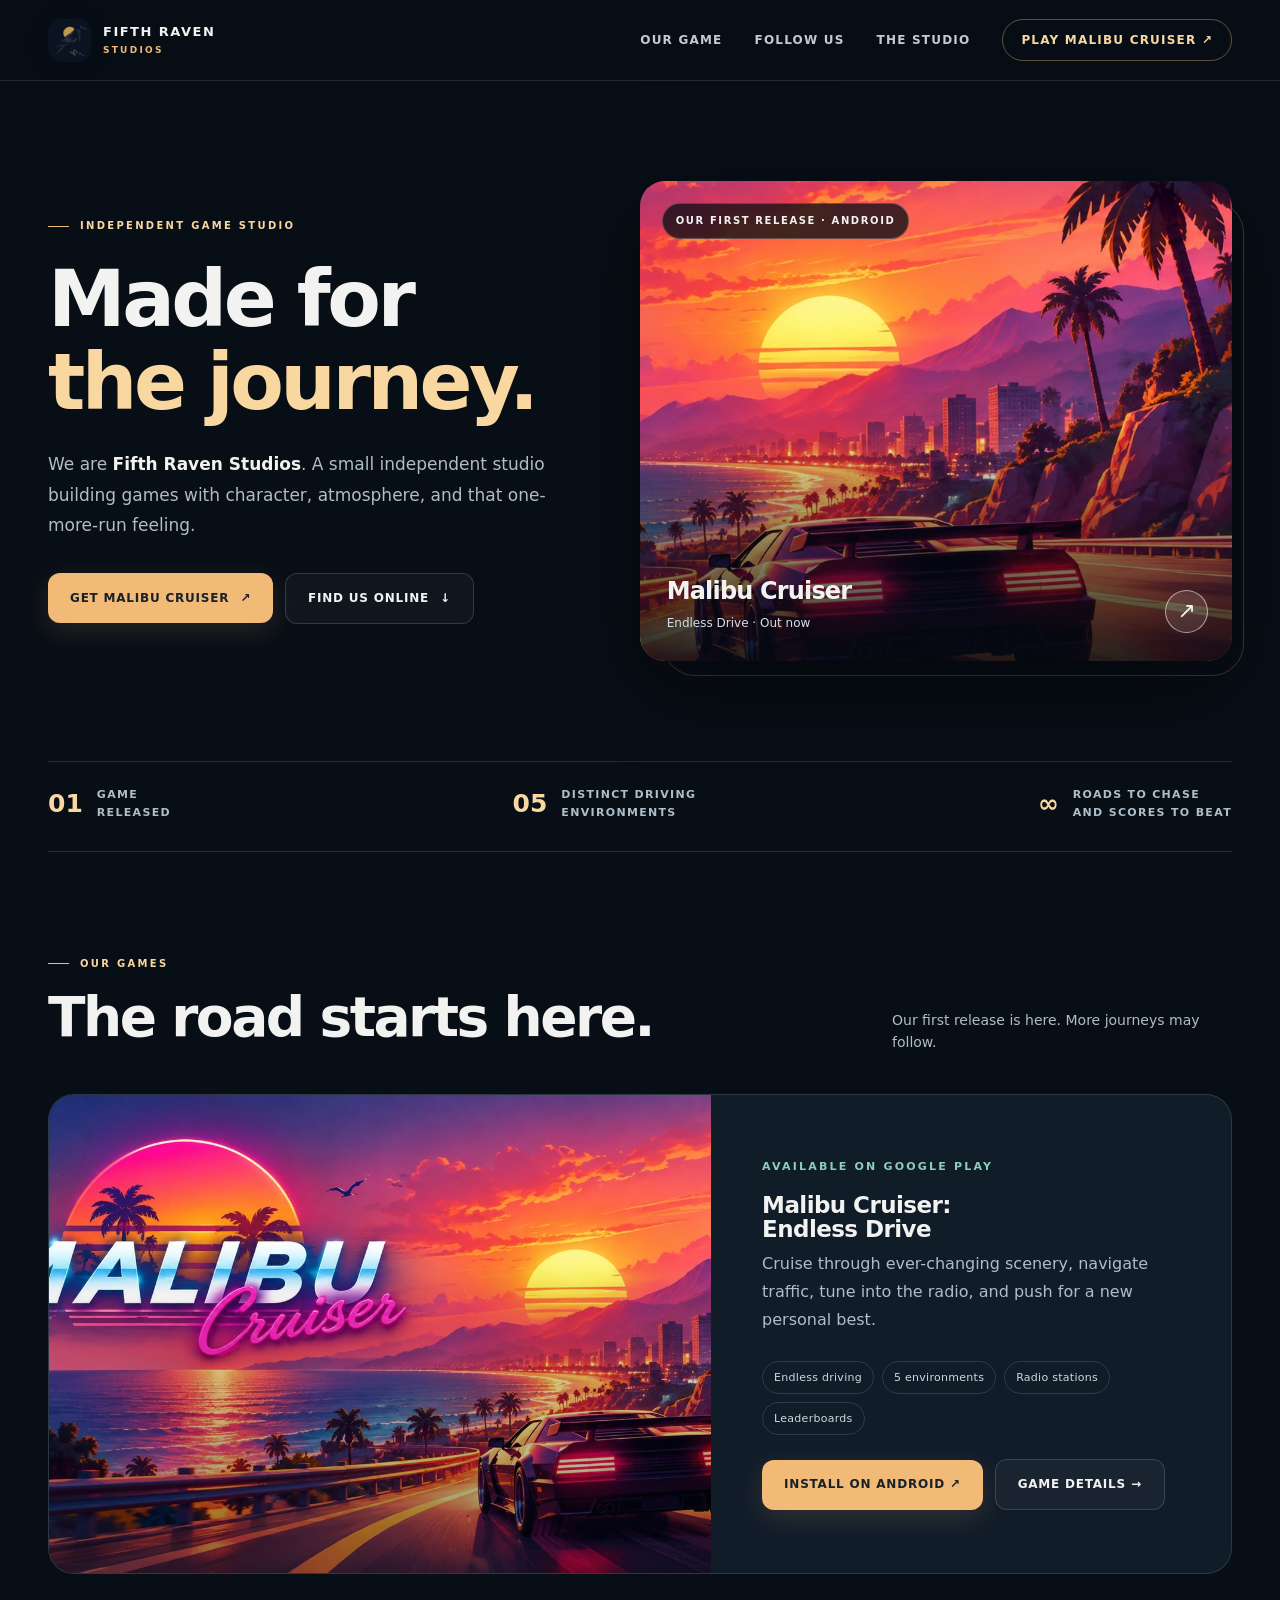
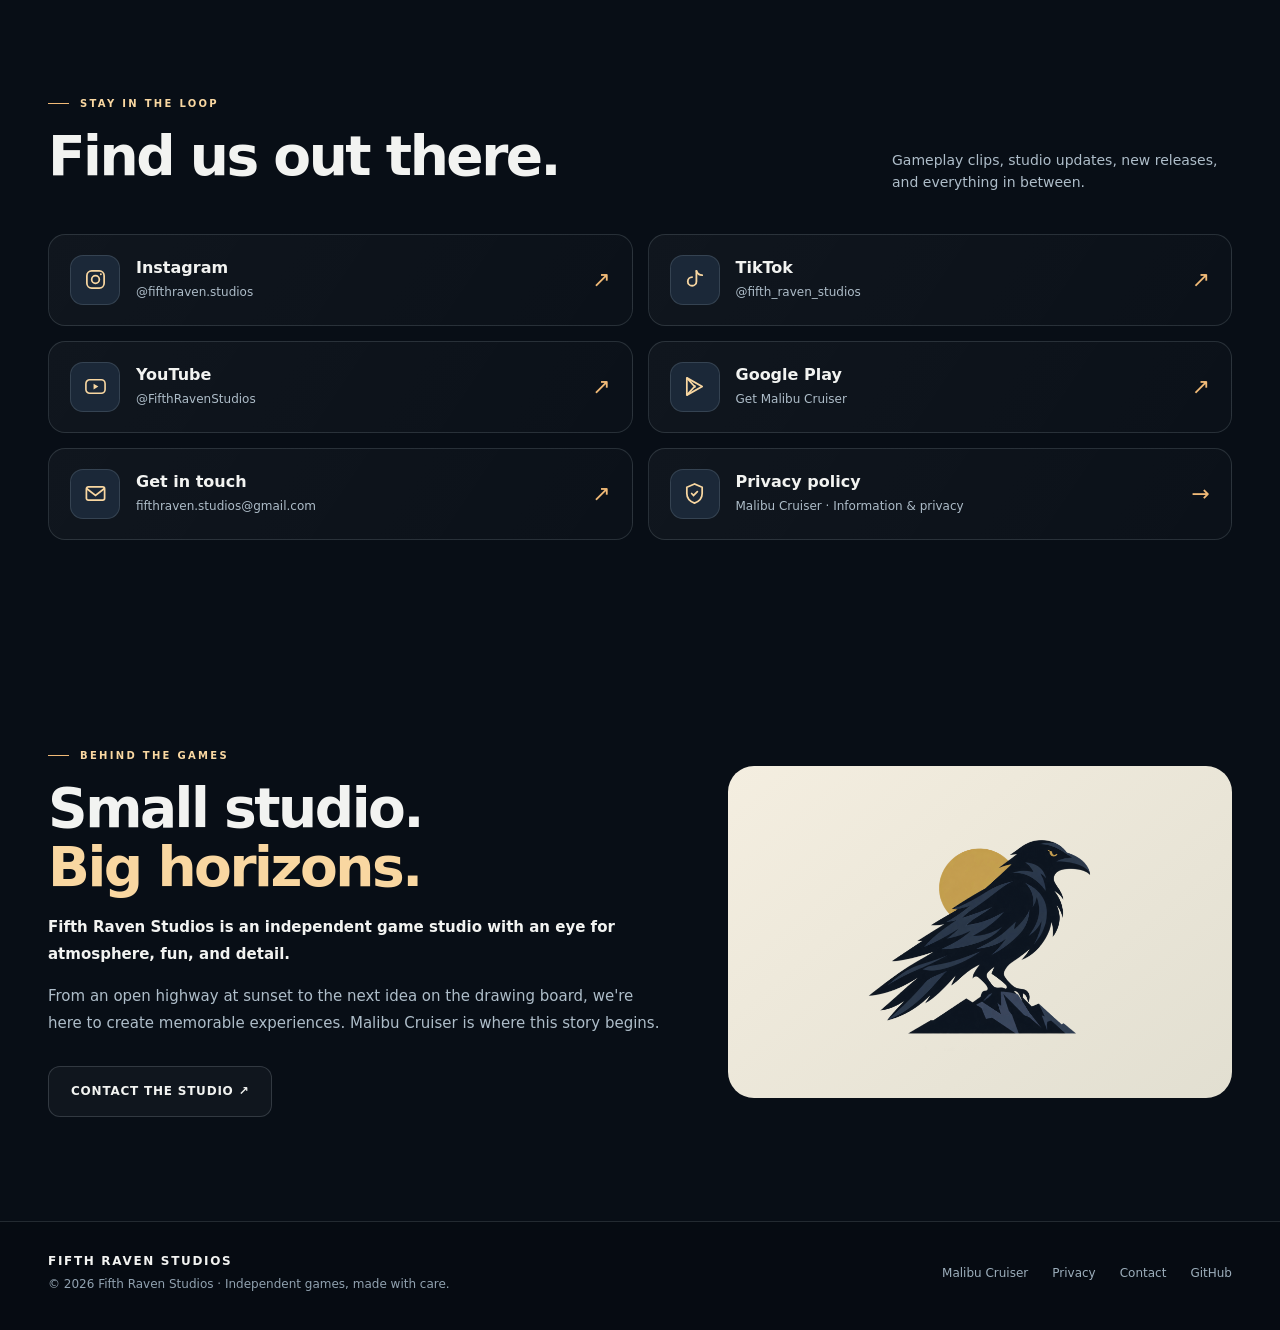
<file: index.html>
<!doctype html>
<html lang="en">
<head>
 <meta charset="utf-8">
 <meta name="viewport" content="width=device-width, initial-scale=1">
 <meta name="theme-color" content="#080e16">
 <meta name="description" content="Fifth Raven Studios is an independent game studio. Discover Malibu Cruiser: Endless Drive, a free Android arcade driving game, and find our latest updates.">
 <meta property="og:type" content="website">
 <meta property="og:title" content="Fifth Raven Studios — Independent Games">
 <meta property="og:description" content="Independent games made to stay with you. Meet Malibu Cruiser and follow the journey.">
 <meta property="og:image" content="https://fifthraven-studios.github.io/assets/malibu-cover.jpg">
 <meta property="og:url" content="https://fifthraven-studios.github.io/">
 <meta name="twitter:card" content="summary_large_image">
 <link rel="canonical" href="https://fifthraven-studios.github.io/">
 <link rel="icon" href="/assets/icon-32.png?v=official" sizes="32x32">
 <link rel="apple-touch-icon" href="/assets/icon-192.png?v=official">
 <link rel="stylesheet" href="/assets/style.css">
 <title>Fifth Raven Studios — Independent Games</title>
</head>
<body>
 <header class="site-header"><div class="container nav">
  <a class="brand" href="/" aria-label="Fifth Raven Studios home"><img class="brand-icon" src="/assets/icon-192.png?v=official" alt="" width="43" height="43"><span class="brand-text"><span>FIFTH RAVEN</span><span>STUDIOS</span></span></a>
  <nav class="nav-links" aria-label="Main navigation"><a href="#games">Our game</a><a href="#links">Follow us</a><a href="#studio">The studio</a><a class="nav-cta" href="https://play.google.com/store/apps/details?id=com.fifthraven.malibucruiser" target="_blank" rel="noopener noreferrer">Play Malibu Cruiser ↗</a></nav>
  <details class="mobile-nav"><summary>Menu ☰</summary><nav class="mobile-menu" aria-label="Mobile navigation"><a href="#games">Our game</a><a href="#links">Follow us</a><a href="#studio">The studio</a><a href="/privacy/malibu-cruiser/">Privacy policy</a></nav></details>
 </div></header>
 <main>
  <section class="container hero" aria-labelledby="hero-title">
   <div>
    <div class="eyebrow">Independent game studio</div>
    <h1 id="hero-title">Made for<br><span class="gold">the journey.</span></h1>
    <p class="lead">We are <strong style="color:var(--text)">Fifth Raven Studios</strong>. A small independent studio building games with character, atmosphere, and that one-more-run feeling.</p>
    <div class="btn-row"><a class="btn btn-primary" href="https://play.google.com/store/apps/details?id=com.fifthraven.malibucruiser" target="_blank" rel="noopener noreferrer">Get Malibu Cruiser <span aria-hidden="true">↗</span></a><a class="btn btn-ghost" href="#links">Find us online <span aria-hidden="true">↓</span></a></div>
   </div>
   <a class="hero-art" href="/games/malibu-cruiser/" aria-label="Discover Malibu Cruiser">
    <div class="poster"><img src="/assets/malibu-scene.jpg" alt="Malibu Cruiser coastal sunset artwork, showing a car driving beside the ocean" width="779" height="882"><span class="poster-sticker">Our first release · Android</span><div class="poster-bottom"><span><strong>Malibu Cruiser</strong><small>Endless Drive · Out now</small></span><span class="circle-arrow" aria-hidden="true">↗</span></div></div>
   </a>
  </section>
  <div class="container metrics" aria-label="Studio at a glance"><div class="metric"><span class="metric-value">01</span><span class="metric-copy">Game<br>released</span></div><div class="metric"><span class="metric-value">05</span><span class="metric-copy">Distinct driving<br>environments</span></div><div class="metric"><span class="metric-value">∞</span><span class="metric-copy">Roads to chase<br>and scores to beat</span></div></div>
  <section class="container section" id="games" aria-labelledby="games-title"><div class="section-heading"><div><div class="eyebrow">Our games</div><h2 id="games-title">The road starts here.</h2></div><p>Our first release is here. More journeys may follow.</p></div>
   <article class="game-feature"><a class="game-img" href="/games/malibu-cruiser/" aria-label="Learn about Malibu Cruiser"><img src="/assets/malibu-cover.jpg" alt="Official Malibu Cruiser promotional artwork, sunset drive along the coastline" loading="lazy" width="1640" height="980"></a><div class="game-copy"><span class="label">Available on Google Play</span><h3>Malibu Cruiser:<br>Endless Drive</h3><p>Cruise through ever-changing scenery, navigate traffic, tune into the radio, and push for a new personal best.</p><div class="pills"><span class="pill">Endless driving</span><span class="pill">5 environments</span><span class="pill">Radio stations</span><span class="pill">Leaderboards</span></div><div class="btn-row"><a class="btn btn-primary" href="https://play.google.com/store/apps/details?id=com.fifthraven.malibucruiser" target="_blank" rel="noopener noreferrer">Install on Android ↗</a><a class="btn btn-ghost" href="/games/malibu-cruiser/">Game details →</a></div></div></article>
  </section>
  <section class="container section" id="links" aria-labelledby="links-title" style="padding-top:18px"><div class="section-heading"><div><div class="eyebrow">Stay in the loop</div><h2 id="links-title">Find us out there.</h2></div><p>Gameplay clips, studio updates, new releases, and everything in between.</p></div>
   <div class="link-grid">
    <a class="social-link" href="https://www.instagram.com/fifthraven.studios/" target="_blank" rel="noopener noreferrer"><span class="social-icon" aria-hidden="true"><svg viewBox="0 0 24 24" fill="none" stroke="currentColor" stroke-width="1.8"><rect x="3" y="3" width="18" height="18" rx="5"/><circle cx="12" cy="12" r="4"/><circle cx="17.6" cy="6.6" r="1" fill="currentColor" stroke="none"/></svg></span><span class="social-copy"><strong>Instagram</strong><small>@fifthraven.studios</small></span><span class="social-arrow" aria-hidden="true">↗</span></a>
    <a class="social-link" href="https://www.tiktok.com/@fifth_raven_studios" target="_blank" rel="noopener noreferrer"><span class="social-icon" aria-hidden="true"><svg viewBox="0 0 24 24" fill="none" stroke="currentColor" stroke-width="1.9" stroke-linecap="round" stroke-linejoin="round"><path d="M14 3v11a4.5 4.5 0 1 1-4.5-4.5"/><path d="M14 3c1.1 3 3.3 4.5 6 4.5"/></svg></span><span class="social-copy"><strong>TikTok</strong><small>@fifth_raven_studios</small></span><span class="social-arrow" aria-hidden="true">↗</span></a>
    <a class="social-link" href="https://www.youtube.com/@FifthRavenStudios" target="_blank" rel="noopener noreferrer"><span class="social-icon" aria-hidden="true"><svg viewBox="0 0 24 24" fill="none" stroke="currentColor" stroke-width="1.7"><rect x="2" y="5" width="20" height="14" rx="4"/><path d="m10 9 5 3-5 3z" fill="currentColor" stroke="none"/></svg></span><span class="social-copy"><strong>YouTube</strong><small>@FifthRavenStudios</small></span><span class="social-arrow" aria-hidden="true">↗</span></a>
    <a class="social-link" href="https://play.google.com/store/apps/details?id=com.fifthraven.malibucruiser" target="_blank" rel="noopener noreferrer"><span class="social-icon" aria-hidden="true"><svg viewBox="0 0 24 24" fill="none" stroke="currentColor" stroke-width="1.8" stroke-linejoin="round"><path d="m4 3 16 9L4 21z"/><path d="m4 3 9 10m-9 8 9-10"/></svg></span><span class="social-copy"><strong>Google Play</strong><small>Get Malibu Cruiser</small></span><span class="social-arrow" aria-hidden="true">↗</span></a>
    <a class="social-link" href="mailto:fifthraven.studios@gmail.com"><span class="social-icon" aria-hidden="true"><svg viewBox="0 0 24 24" fill="none" stroke="currentColor" stroke-width="1.8" stroke-linecap="round"><rect x="2.5" y="5" width="19" height="14" rx="2"/><path d="m3 7 9 7 9-7"/></svg></span><span class="social-copy"><strong>Get in touch</strong><small>fifthraven.studios@gmail.com</small></span><span class="social-arrow" aria-hidden="true">↗</span></a>
    <a class="social-link" href="/privacy/malibu-cruiser/"><span class="social-icon" aria-hidden="true"><svg viewBox="0 0 24 24" fill="none" stroke="currentColor" stroke-width="1.8" stroke-linecap="round"><path d="M12 2 4 5.5v6.4c0 5 3 8.2 8 10.1 5-1.9 8-5.1 8-10.1V5.5L12 2z"/><path d="m9 12 2 2 4-4"/></svg></span><span class="social-copy"><strong>Privacy policy</strong><small>Malibu Cruiser · Information & privacy</small></span><span class="social-arrow" aria-hidden="true">→</span></a>
   </div>
  </section>
  <section class="container section about" id="studio"><div><div class="eyebrow">Behind the games</div><h2>Small studio.<br><span class="gold">Big horizons.</span></h2><p class="emphasis">Fifth Raven Studios is an independent game studio with an eye for atmosphere, fun, and detail.</p><p>From an open highway at sunset to the next idea on the drawing board, we're here to create memorable experiences. Malibu Cruiser is where this story begins.</p><a class="btn btn-ghost" href="mailto:fifthraven.studios@gmail.com" style="margin-top:14px">Contact the studio ↗</a></div><div class="about-art"><img src="/assets/fifth-raven-logo.png?v=official" alt="Fifth Raven Studios logo featuring a raven, mountains, and a setting sun" loading="lazy" width="1024" height="1024"></div></section>
 </main>
 <footer class="site-footer"><div class="container footer-inner"><div class="footer-left"><strong>FIFTH RAVEN STUDIOS</strong>© 2026 Fifth Raven Studios · Independent games, made with care.</div><nav class="footer-links" aria-label="Footer"><a href="/games/malibu-cruiser/">Malibu Cruiser</a><a href="/privacy/malibu-cruiser/">Privacy</a><a href="mailto:fifthraven.studios@gmail.com">Contact</a><a href="https://github.com/fifthraven-studios" target="_blank" rel="noopener noreferrer">GitHub</a></nav></div></footer>
</body>
</html>
</file>
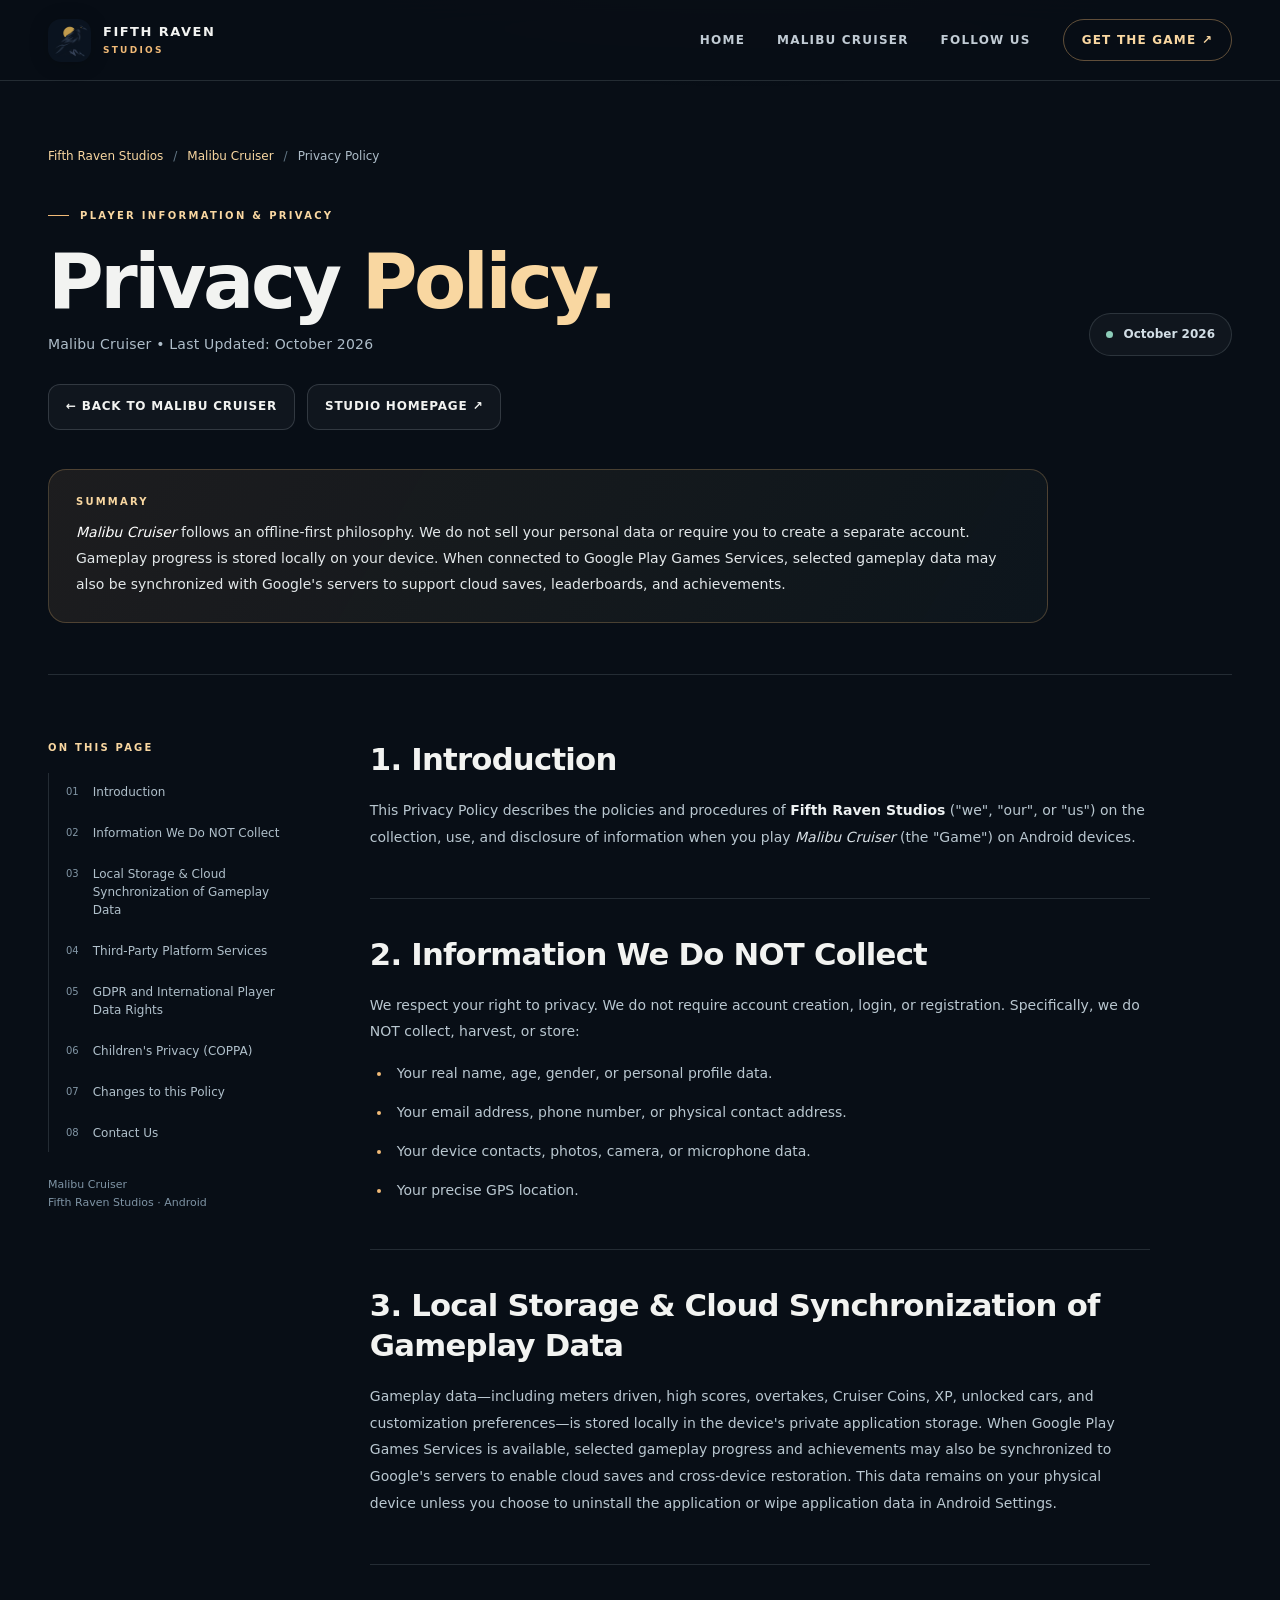
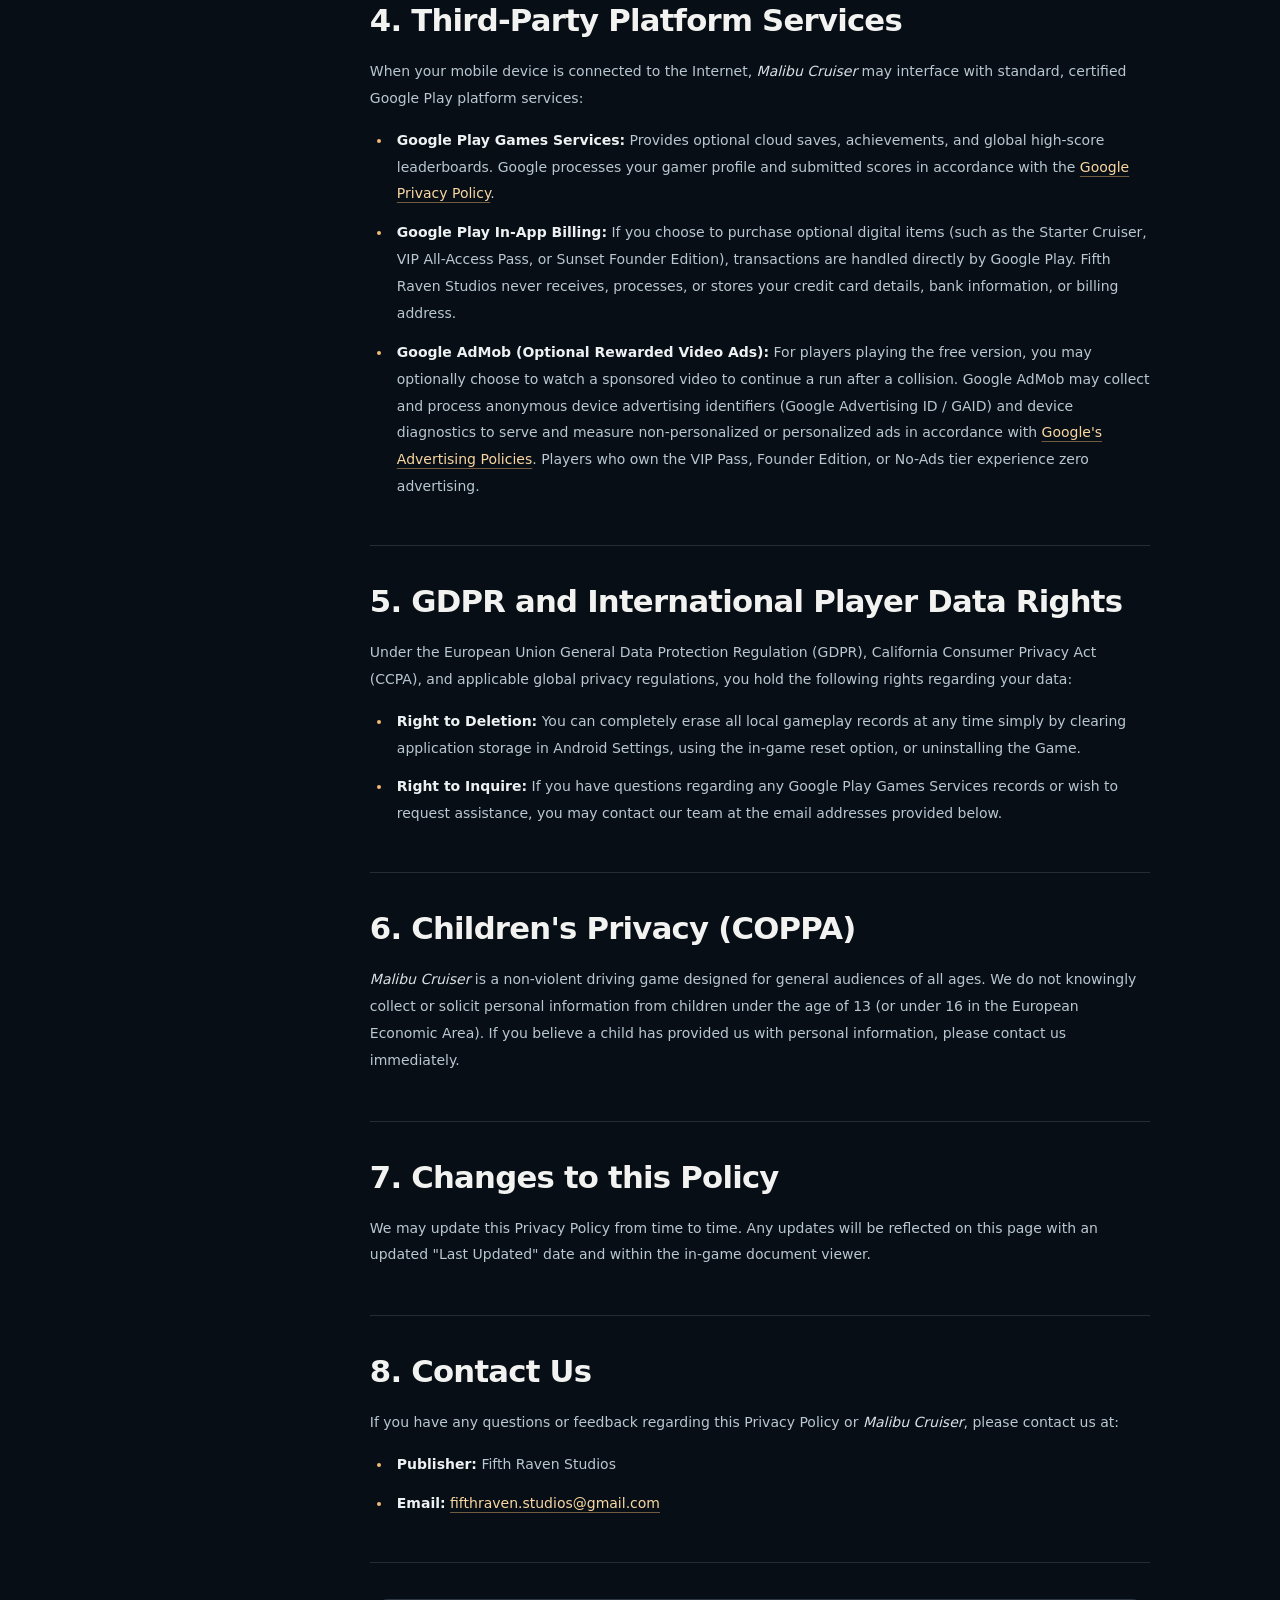
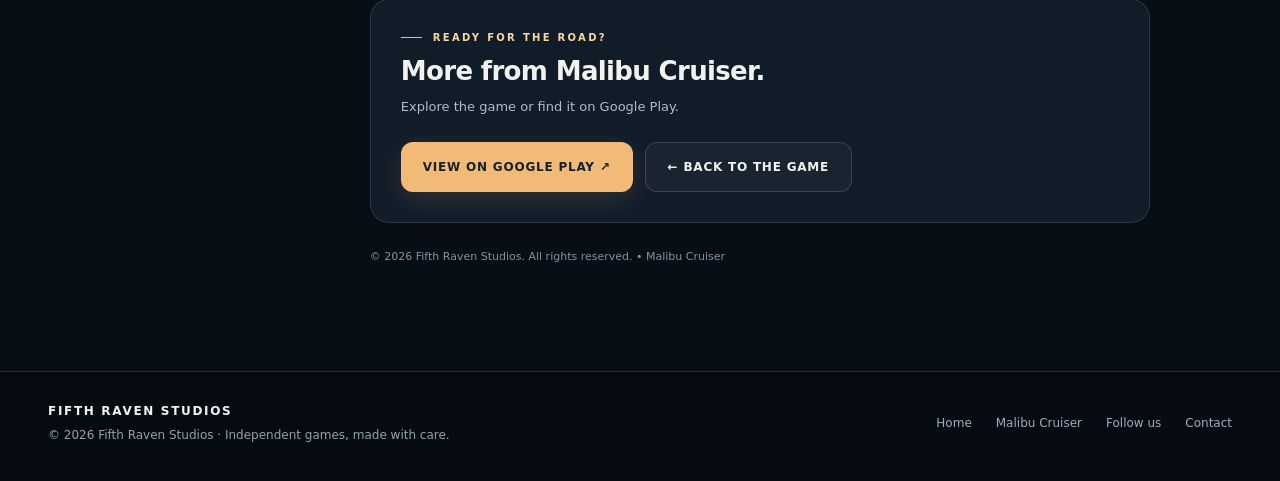
<file: games/malibu-cruiser/index.html>
<!doctype html>
<html lang="en">
<head>
  <meta charset="utf-8">
  <meta name="viewport" content="width=device-width, initial-scale=1">
  <meta name="theme-color" content="#080e16">
  <meta name="description" content="Privacy Policy for Malibu Cruiser: Endless Drive by Fifth Raven Studios. Information about local storage, Google Play services, optional purchases, and rewarded ads.">
  <meta property="og:type" content="website">
  <meta property="og:title" content="Malibu Cruiser Privacy Policy — Fifth Raven Studios">
  <meta property="og:description" content="Read the Malibu Cruiser privacy policy and how gameplay data and third-party platform services are handled.">
  <meta property="og:url" content="https://fifthraven-studios.github.io/privacy/malibu-cruiser/">
  <link rel="canonical" href="https://fifthraven-studios.github.io/privacy/malibu-cruiser/">
  <link rel="icon" href="/assets/icon-32.png?v=official" sizes="32x32">
  <link rel="apple-touch-icon" href="/assets/icon-192.png?v=official">
  <link rel="stylesheet" href="/assets/style.css">
  <title>Malibu Cruiser Privacy Policy — Fifth Raven Studios</title>
  <style>
  /* Page-specific styling; shares the rest of the site's /assets/style.css. */
  .policy-hero{padding:66px 0 51px;border-bottom:1px solid var(--line)}
  .policy-breadcrumbs{display:flex;align-items:center;flex-wrap:wrap;gap:10px;color:var(--muted);font-size:12px;margin-bottom:42px}
  .policy-breadcrumbs a{color:var(--gold2)}
  .policy-breadcrumbs .sep{color:#637786}
  .policy-title-row{display:flex;align-items:flex-end;justify-content:space-between;gap:28px}
  .policy-hero h1{font-size:clamp(43px,6vw,76px);margin:19px 0 11px}
  .policy-subtitle{font-size:14px;color:var(--muted);margin:0;letter-spacing:.015em}
  .policy-updated{display:inline-flex;gap:10px;align-items:center;padding:11px 16px;background:rgba(255,255,255,.035);border:1px solid var(--line);border-radius:999px;white-space:nowrap;color:#d2dee6;font-size:12px;font-weight:650}
  .policy-updated:before{content:"";width:7px;height:7px;border-radius:50%;background:var(--mint);flex-shrink:0}
  .policy-actions{display:flex;flex-wrap:wrap;gap:12px;margin-top:28px}
  .policy-actions .btn{min-height:46px;padding:12px 17px}
  .policy-summary{margin-top:39px;background:linear-gradient(120deg,rgba(241,186,119,.09),rgba(141,205,185,.04));border:1px solid rgba(241,186,119,.24);border-radius:18px;padding:24px 27px;max-width:1000px}
  .policy-summary-label{font-size:10px;font-weight:850;letter-spacing:.22em;text-transform:uppercase;color:var(--gold2);margin-bottom:11px}
  .policy-summary p{margin:0;color:#e2e7e9;font-size:14px;line-height:1.85}
  .policy-summary em{color:#fff}
  .policy-layout{display:grid;grid-template-columns:245px minmax(0,1fr);gap:clamp(35px,6vw,100px);padding:65px 0 105px;align-items:start}
  .policy-aside{position:sticky;top:111px}
  .policy-aside-title{font-size:10px;letter-spacing:.22em;text-transform:uppercase;font-weight:850;color:var(--gold2);margin:0 0 17px}
  .policy-toc{display:flex;flex-direction:column;gap:3px;border-left:1px solid var(--line)}
  .policy-toc a{display:flex;gap:14px;align-items:start;padding:10px 12px 10px 16px;color:#b0c0cb;font-size:12px;line-height:1.5;border-left:2px solid transparent;margin-left:-1px;transition:color .2s,border-color .2s,background .2s}
  .policy-toc a:hover,.policy-toc a:focus-visible{color:var(--gold2);border-left-color:var(--gold);background:rgba(255,255,255,.025)}
  .policy-nav-index{font-size:10px;line-height:1.8;color:#8296a5;font-variant-numeric:tabular-nums}
  .policy-aside-note{font-size:11px;line-height:1.7;color:#7f94a5;margin-top:24px}
  .policy-body{min-width:0;max-width:780px}
  .policy-section{scroll-margin-top:114px;padding-bottom:33px;margin-bottom:36px;border-bottom:1px solid var(--line)}
  .policy-section:last-child{border-bottom:0;margin-bottom:0}
  .policy-section h2{font-size:clamp(23px,2.4vw,31px);letter-spacing:-.025em;line-height:1.3;margin:0 0 17px}
  .policy-section p,.policy-section li{font-size:14px;line-height:1.92;color:#b9c7d0}
  .policy-section p{margin:0 0 14px}
  .policy-section ul{margin:15px 0 0;padding:0 0 0 22px}
  .policy-section li{padding-left:5px;margin-bottom:12px}
  .policy-section li::marker{color:var(--gold)}
  .policy-section strong{color:#edf1f2;font-weight:720}
  .policy-section em{color:#d9e1e6}
  .policy-section a{color:var(--gold2);text-decoration:underline;text-decoration-color:rgba(241,186,119,.45);text-underline-offset:4px}
  .policy-section a:hover{text-decoration-color:var(--gold2)}
  .policy-end{margin-top:12px;border:1px solid var(--line);background:var(--panel);padding:30px;border-radius:19px}
  .policy-end .eyebrow{margin-bottom:13px}
  .policy-end h2{font-size:26px;letter-spacing:-.025em;margin:0 0 10px}
  .policy-end p{font-size:13px;line-height:1.75;color:var(--muted);margin:0}
  .policy-end .btn-row{margin-top:23px}
  .policy-copyright{margin-top:25px;font-size:11px;color:#7f94a5;line-height:1.6}
  @media(max-width:840px){.policy-layout{grid-template-columns:1fr;gap:40px;padding-top:44px}.policy-aside{position:static}.policy-toc{display:grid;grid-template-columns:1fr 1fr;gap:3px 10px}.policy-aside-note{display:none}.policy-title-row{align-items:start;flex-direction:column;gap:17px}}
  @media(max-width:580px){.policy-hero{padding:33px 0 35px}.policy-breadcrumbs{margin-bottom:28px;font-size:11px}.policy-hero h1{font-size:clamp(42px,11vw,61px)}.policy-summary{padding:20px 19px;margin-top:27px}.policy-actions .btn{width:100%}.policy-toc{grid-template-columns:1fr}.policy-section h2{font-size:24px}.policy-end{padding:23px 20px}.policy-end .btn{width:100%}.policy-layout{padding-bottom:70px}}
  @media(prefers-reduced-motion:reduce){.policy-toc a{transition:none}}
  </style>
</head>
<body>
<a href="#policy-content" class="visually-hidden">Skip to privacy policy content</a>
<header class="site-header"><div class="container nav">
  <a class="brand" href="/" aria-label="Fifth Raven Studios home"><img class="brand-icon" src="/assets/icon-192.png?v=official" alt="" width="43" height="43"><span class="brand-text"><span>FIFTH RAVEN</span><span>STUDIOS</span></span></a>
  <nav class="nav-links" aria-label="Main navigation"><a href="/">Home</a><a href="/games/malibu-cruiser/">Malibu Cruiser</a><a href="/#links">Follow us</a><a class="nav-cta" href="https://play.google.com/store/apps/details?id=com.fifthraven.malibucruiser" target="_blank" rel="noopener noreferrer">Get the game ↗</a></nav>
  <details class="mobile-nav"><summary>Menu ☰</summary><nav class="mobile-menu" aria-label="Mobile navigation"><a href="/">Home</a><a href="/games/malibu-cruiser/">Malibu Cruiser</a><a href="/#links">Follow us</a><a href="mailto:fifthraven.studios@gmail.com">Contact</a></nav></details>
</div></header>
<main>
 <div class="container policy-hero">
  <nav class="policy-breadcrumbs" aria-label="Breadcrumb"><a href="/">Fifth Raven Studios</a><span class="sep">/</span><a href="/games/malibu-cruiser/">Malibu Cruiser</a><span class="sep">/</span><span aria-current="page">Privacy Policy</span></nav>
  <div class="policy-title-row"><div><div class="eyebrow">Player information &amp; privacy</div><h1>Privacy <span class="gold">Policy.</span></h1><p class="policy-subtitle">Malibu Cruiser • Last Updated: October 2026</p></div><span class="policy-updated">October 2026</span></div>
  <div class="policy-actions"><a class="btn btn-ghost" href="/games/malibu-cruiser/">← Back to Malibu Cruiser</a><a class="btn btn-ghost" href="/">Studio homepage ↗</a></div>
  <aside class="policy-summary" aria-label="Privacy summary"><div class="policy-summary-label">Summary</div><p><em>Malibu Cruiser</em> follows an offline-first philosophy. We do not sell your personal data or require you to create a separate account. Gameplay progress is stored locally on your device. When connected to Google Play Games Services, selected gameplay data may also be synchronized with Google's servers to support cloud saves, leaderboards, and achievements.</p></aside>
 </div>
 <div class="container policy-layout" id="policy-content">
  <aside class="policy-aside" aria-label="Policy contents"><div class="policy-aside-title">On this page</div><nav class="policy-toc" aria-label="Privacy policy sections">
<a href="#introduction"><span class="policy-nav-index">01</span><span>Introduction</span></a>
<a href="#data-we-dont-collect"><span class="policy-nav-index">02</span><span>Information We Do NOT Collect</span></a>
<a href="#local-and-cloud"><span class="policy-nav-index">03</span><span>Local Storage &amp; Cloud Synchronization of Gameplay Data</span></a>
<a href="#third-party-services"><span class="policy-nav-index">04</span><span>Third-Party Platform Services</span></a>
<a href="#player-rights"><span class="policy-nav-index">05</span><span>GDPR and International Player Data Rights</span></a>
<a href="#childrens-privacy"><span class="policy-nav-index">06</span><span>Children&#x27;s Privacy (COPPA)</span></a>
<a href="#changes"><span class="policy-nav-index">07</span><span>Changes to this Policy</span></a>
<a href="#contact"><span class="policy-nav-index">08</span><span>Contact Us</span></a>
  </nav><div class="policy-aside-note">Malibu Cruiser<br>Fifth Raven Studios · Android</div></aside>
  <article class="policy-body" aria-label="Malibu Cruiser privacy policy">
<section class="policy-section" id="introduction" aria-labelledby="title-introduction"><h2 id="title-introduction">1. Introduction</h2><p>This Privacy Policy describes the policies and procedures of <strong>Fifth Raven Studios</strong> ("we", "our", or "us") on the collection, use, and disclosure of information when you play <em>Malibu Cruiser</em> (the "Game") on Android devices.</p></section>
<section class="policy-section" id="data-we-dont-collect" aria-labelledby="title-data-we-dont-collect"><h2 id="title-data-we-dont-collect">2. Information We Do NOT Collect</h2><p>We respect your right to privacy. We do not require account creation, login, or registration. Specifically, we do NOT collect, harvest, or store:</p>
<ul><li>Your real name, age, gender, or personal profile data.</li><li>Your email address, phone number, or physical contact address.</li><li>Your device contacts, photos, camera, or microphone data.</li><li>Your precise GPS location.</li></ul></section>
<section class="policy-section" id="local-and-cloud" aria-labelledby="title-local-and-cloud"><h2 id="title-local-and-cloud">3. Local Storage &amp; Cloud Synchronization of Gameplay Data</h2><p>Gameplay data—including meters driven, high scores, overtakes, Cruiser Coins, XP, unlocked cars, and customization preferences—is stored locally in the device's private application storage. When Google Play Games Services is available, selected gameplay progress and achievements may also be synchronized to Google's servers to enable cloud saves and cross-device restoration. This data remains on your physical device unless you choose to uninstall the application or wipe application data in Android Settings.</p></section>
<section class="policy-section" id="third-party-services" aria-labelledby="title-third-party-services"><h2 id="title-third-party-services">4. Third-Party Platform Services</h2><p>When your mobile device is connected to the Internet, <em>Malibu Cruiser</em> may interface with standard, certified Google Play platform services:</p>
<ul>
<li><strong>Google Play Games Services:</strong> Provides optional cloud saves, achievements, and global high-score leaderboards. Google processes your gamer profile and submitted scores in accordance with the <a href="https://policies.google.com/privacy" target="_blank" rel="noopener noreferrer">Google Privacy Policy</a>.</li>
<li><strong>Google Play In-App Billing:</strong> If you choose to purchase optional digital items (such as the Starter Cruiser, VIP All-Access Pass, or Sunset Founder Edition), transactions are handled directly by Google Play. Fifth Raven Studios never receives, processes, or stores your credit card details, bank information, or billing address.</li>
<li><strong>Google AdMob (Optional Rewarded Video Ads):</strong> For players playing the free version, you may optionally choose to watch a sponsored video to continue a run after a collision. Google AdMob may collect and process anonymous device advertising identifiers (Google Advertising ID / GAID) and device diagnostics to serve and measure non-personalized or personalized ads in accordance with <a href="https://policies.google.com/technologies/ads" target="_blank" rel="noopener noreferrer">Google's Advertising Policies</a>. Players who own the VIP Pass, Founder Edition, or No-Ads tier experience zero advertising.</li>
</ul></section>
<section class="policy-section" id="player-rights" aria-labelledby="title-player-rights"><h2 id="title-player-rights">5. GDPR and International Player Data Rights</h2><p>Under the European Union General Data Protection Regulation (GDPR), California Consumer Privacy Act (CCPA), and applicable global privacy regulations, you hold the following rights regarding your data:</p>
<ul><li><strong>Right to Deletion:</strong> You can completely erase all local gameplay records at any time simply by clearing application storage in Android Settings, using the in-game reset option, or uninstalling the Game.</li>
<li><strong>Right to Inquire:</strong> If you have questions regarding any Google Play Games Services records or wish to request assistance, you may contact our team at the email addresses provided below.</li></ul></section>
<section class="policy-section" id="childrens-privacy" aria-labelledby="title-childrens-privacy"><h2 id="title-childrens-privacy">6. Children&#x27;s Privacy (COPPA)</h2><p><em>Malibu Cruiser</em> is a non-violent driving game designed for general audiences of all ages. We do not knowingly collect or solicit personal information from children under the age of 13 (or under 16 in the European Economic Area). If you believe a child has provided us with personal information, please contact us immediately.</p></section>
<section class="policy-section" id="changes" aria-labelledby="title-changes"><h2 id="title-changes">7. Changes to this Policy</h2><p>We may update this Privacy Policy from time to time. Any updates will be reflected on this page with an updated "Last Updated" date and within the in-game document viewer.</p></section>
<section class="policy-section" id="contact" aria-labelledby="title-contact"><h2 id="title-contact">8. Contact Us</h2><p>If you have any questions or feedback regarding this Privacy Policy or <em>Malibu Cruiser</em>, please contact us at:</p>
<ul><li><strong>Publisher:</strong> Fifth Raven Studios</li><li><strong>Email:</strong> <a href="mailto:fifthraven.studios@gmail.com">fifthraven.studios@gmail.com</a></li></ul></section>
   <section class="policy-end" aria-label="Continue exploring"><div class="eyebrow">Ready for the road?</div><h2>More from Malibu Cruiser.</h2><p>Explore the game or find it on Google Play.</p><div class="btn-row"><a class="btn btn-primary" href="https://play.google.com/store/apps/details?id=com.fifthraven.malibucruiser" target="_blank" rel="noopener noreferrer">View on Google Play ↗</a><a class="btn btn-ghost" href="/games/malibu-cruiser/">← Back to the game</a></div></section>
   <div class="policy-copyright">© 2026 Fifth Raven Studios. All rights reserved. • Malibu Cruiser</div>
  </article>
 </div>
</main>
<footer class="site-footer"><div class="container footer-inner"><div class="footer-left"><strong>FIFTH RAVEN STUDIOS</strong>© 2026 Fifth Raven Studios · Independent games, made with care.</div><nav class="footer-links" aria-label="Footer"><a href="/">Home</a><a href="/games/malibu-cruiser/">Malibu Cruiser</a><a href="/#links">Follow us</a><a href="mailto:fifthraven.studios@gmail.com">Contact</a></nav></div></footer>
</body>
</html>
</file>
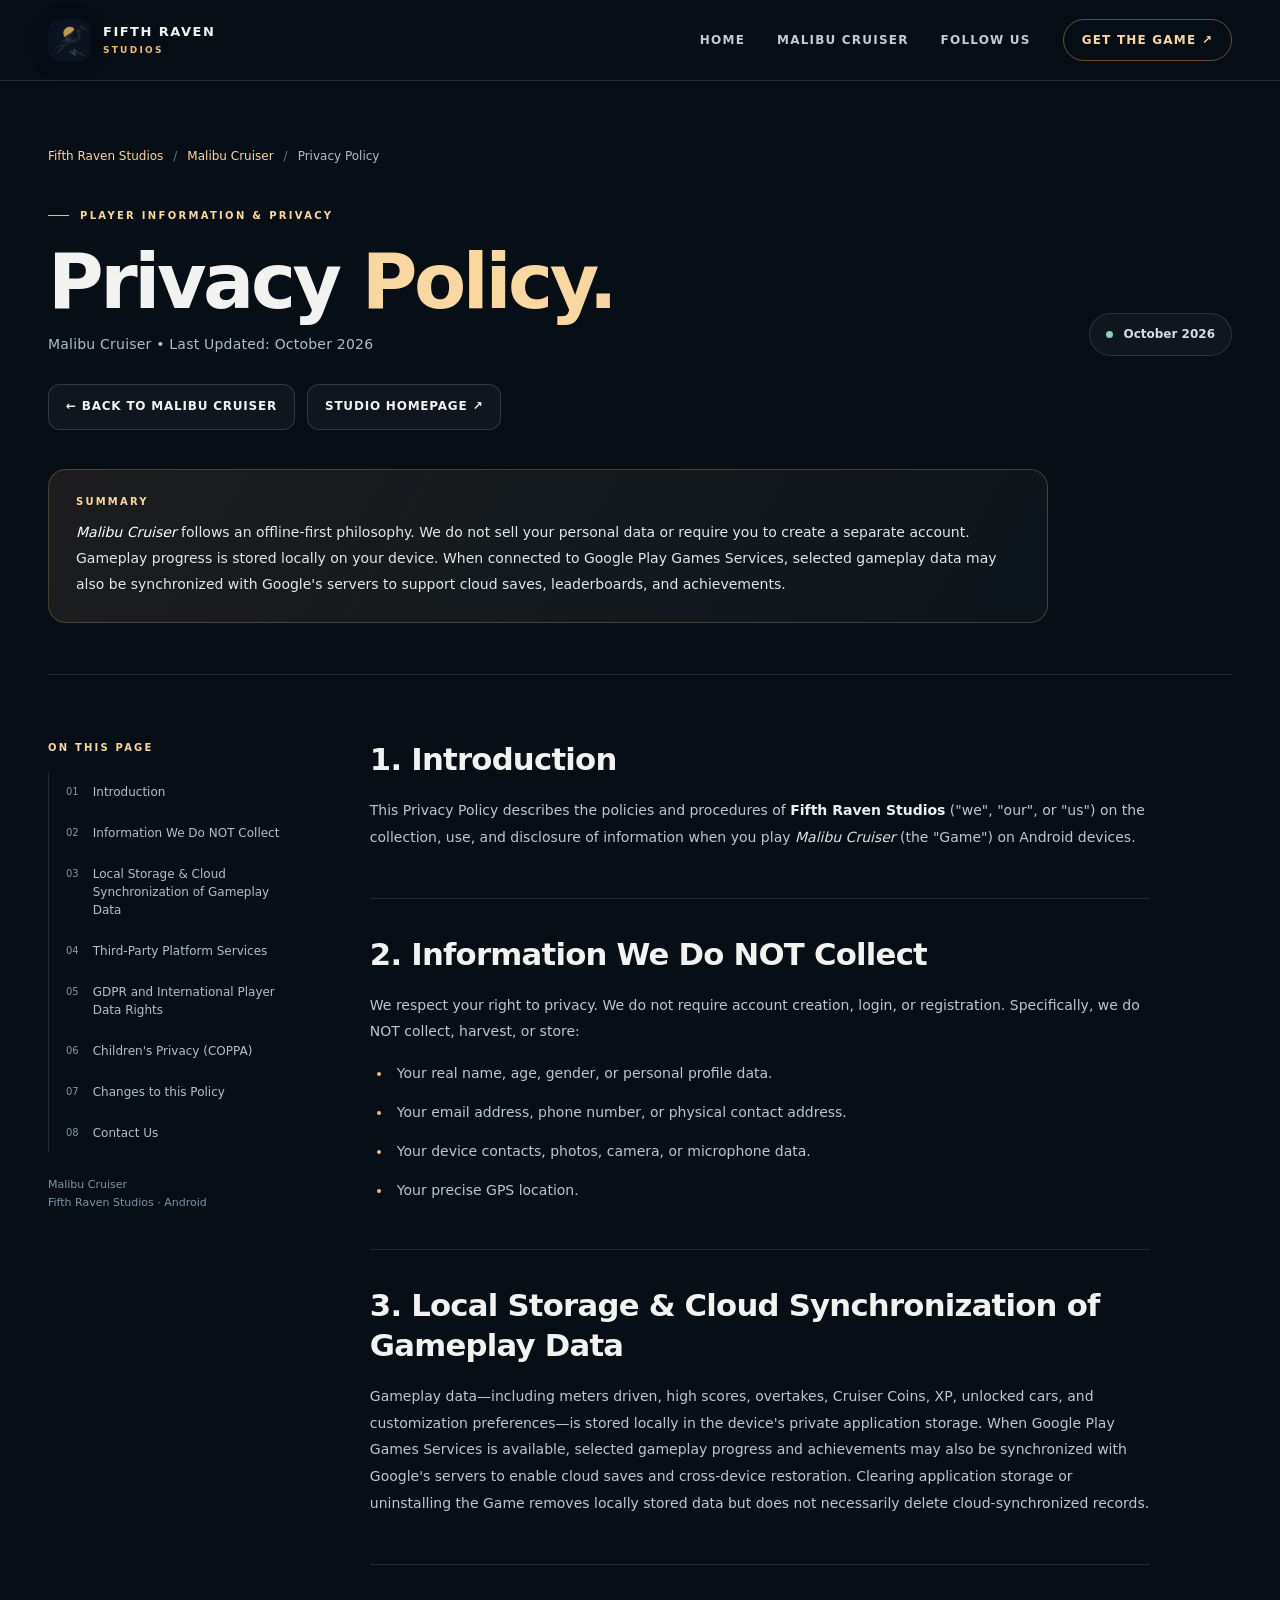
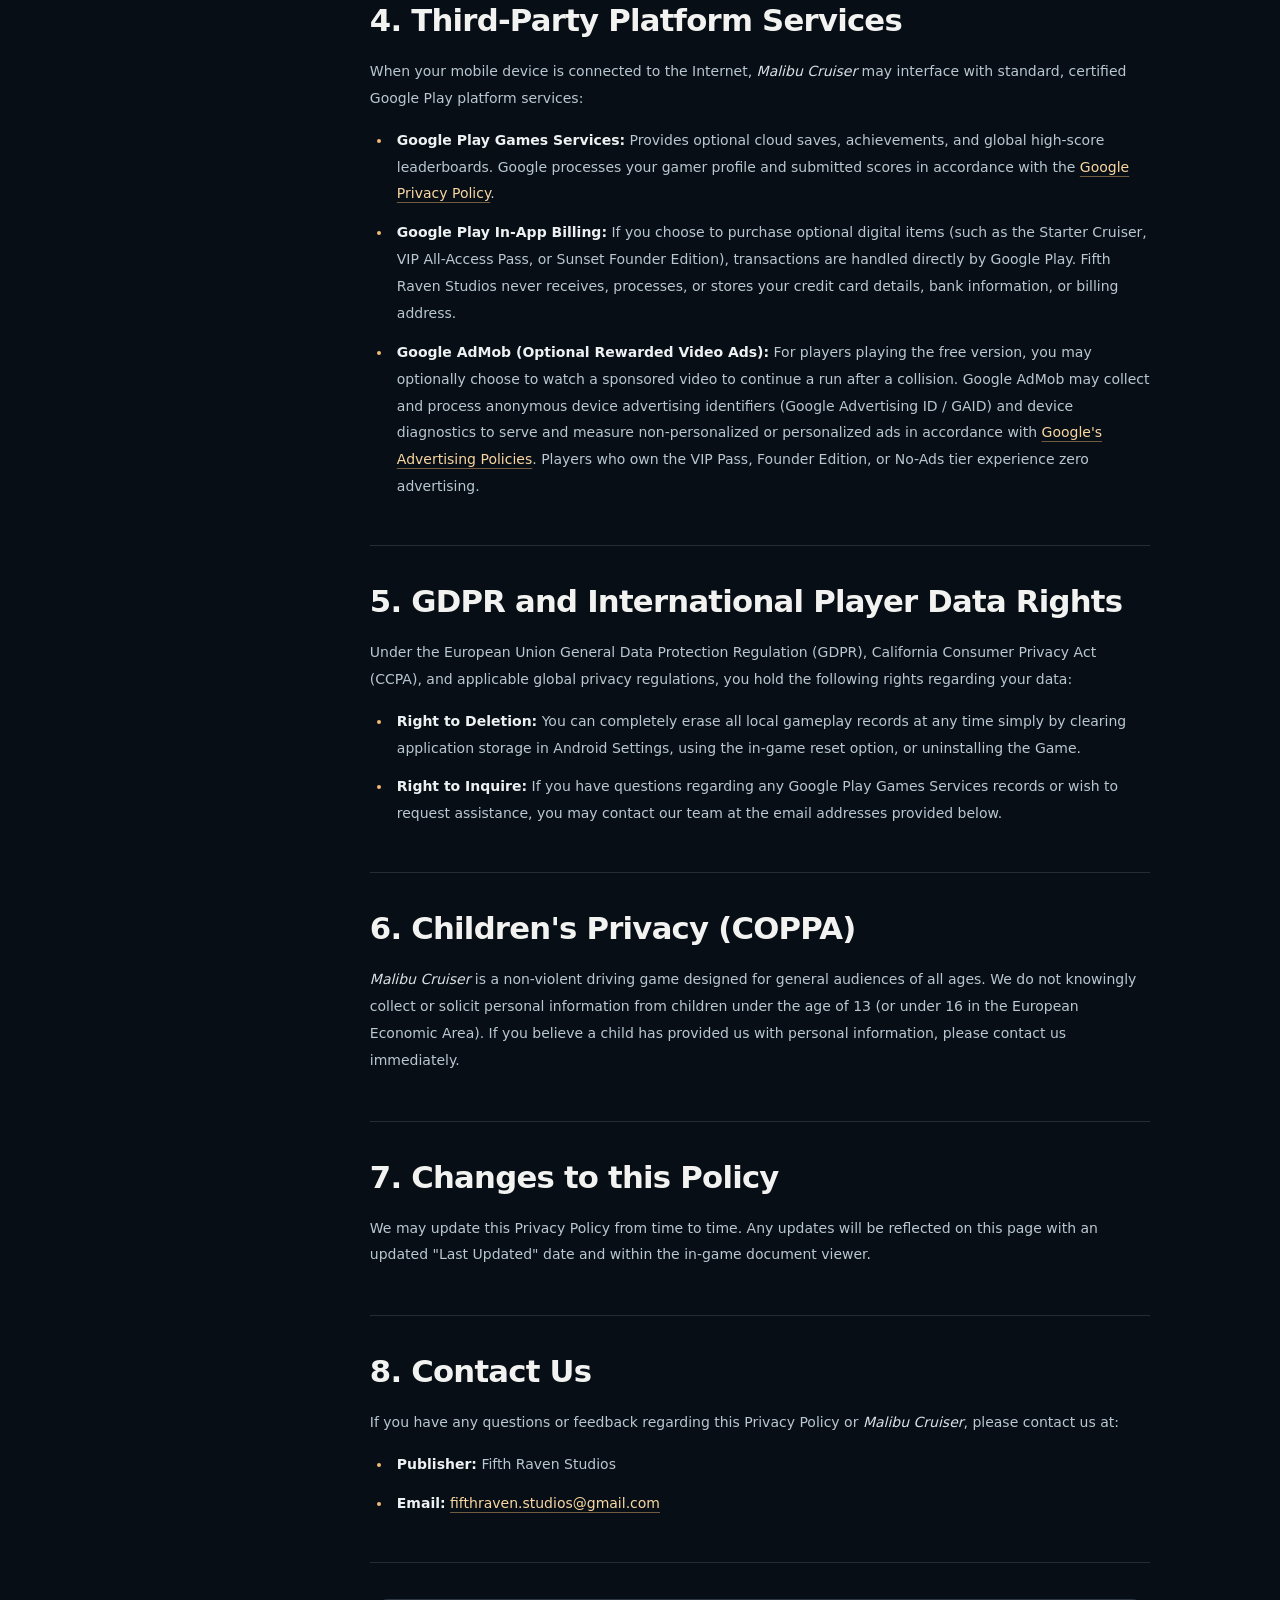
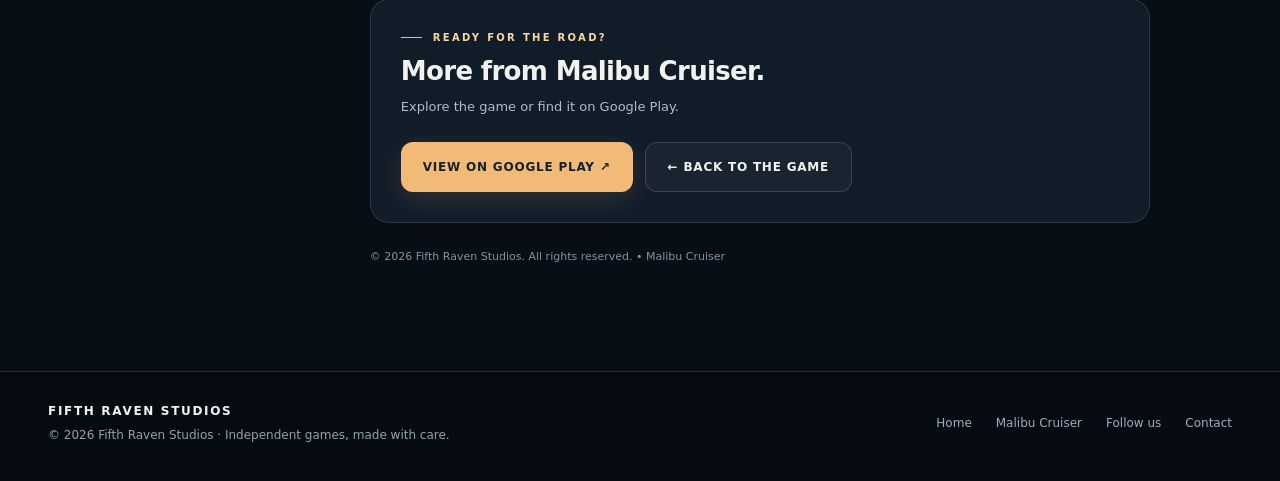
<file: privacy/malibu-cruiser/index.html>
<!doctype html>
<html lang="en">
<head>
  <meta charset="utf-8">
  <meta name="viewport" content="width=device-width, initial-scale=1">
  <meta name="theme-color" content="#080e16">
  <meta name="description" content="Privacy Policy for Malibu Cruiser: Endless Drive by Fifth Raven Studios. Information about local storage, Google Play services, optional purchases, and rewarded ads.">
  <meta property="og:type" content="website">
  <meta property="og:title" content="Malibu Cruiser Privacy Policy — Fifth Raven Studios">
  <meta property="og:description" content="Read the Malibu Cruiser privacy policy and how gameplay data and third-party platform services are handled.">
  <meta property="og:url" content="https://fifthraven-studios.github.io/privacy/malibu-cruiser/">
  <link rel="canonical" href="https://fifthraven-studios.github.io/privacy/malibu-cruiser/">
  <link rel="icon" href="/assets/icon-32.png?v=official" sizes="32x32">
  <link rel="apple-touch-icon" href="/assets/icon-192.png?v=official">
  <link rel="stylesheet" href="/assets/style.css">
  <title>Malibu Cruiser Privacy Policy — Fifth Raven Studios</title>
  <style>
  /* Page-specific styling; shares the rest of the site's /assets/style.css. */
  .policy-hero{padding:66px 0 51px;border-bottom:1px solid var(--line)}
  .policy-breadcrumbs{display:flex;align-items:center;flex-wrap:wrap;gap:10px;color:var(--muted);font-size:12px;margin-bottom:42px}
  .policy-breadcrumbs a{color:var(--gold2)}
  .policy-breadcrumbs .sep{color:#637786}
  .policy-title-row{display:flex;align-items:flex-end;justify-content:space-between;gap:28px}
  .policy-hero h1{font-size:clamp(43px,6vw,76px);margin:19px 0 11px}
  .policy-subtitle{font-size:14px;color:var(--muted);margin:0;letter-spacing:.015em}
  .policy-updated{display:inline-flex;gap:10px;align-items:center;padding:11px 16px;background:rgba(255,255,255,.035);border:1px solid var(--line);border-radius:999px;white-space:nowrap;color:#d2dee6;font-size:12px;font-weight:650}
  .policy-updated:before{content:"";width:7px;height:7px;border-radius:50%;background:var(--mint);flex-shrink:0}
  .policy-actions{display:flex;flex-wrap:wrap;gap:12px;margin-top:28px}
  .policy-actions .btn{min-height:46px;padding:12px 17px}
  .policy-summary{margin-top:39px;background:linear-gradient(120deg,rgba(241,186,119,.09),rgba(141,205,185,.04));border:1px solid rgba(241,186,119,.24);border-radius:18px;padding:24px 27px;max-width:1000px}
  .policy-summary-label{font-size:10px;font-weight:850;letter-spacing:.22em;text-transform:uppercase;color:var(--gold2);margin-bottom:11px}
  .policy-summary p{margin:0;color:#e2e7e9;font-size:14px;line-height:1.85}
  .policy-summary em{color:#fff}
  .policy-layout{display:grid;grid-template-columns:245px minmax(0,1fr);gap:clamp(35px,6vw,100px);padding:65px 0 105px;align-items:start}
  .policy-aside{position:sticky;top:111px}
  .policy-aside-title{font-size:10px;letter-spacing:.22em;text-transform:uppercase;font-weight:850;color:var(--gold2);margin:0 0 17px}
  .policy-toc{display:flex;flex-direction:column;gap:3px;border-left:1px solid var(--line)}
  .policy-toc a{display:flex;gap:14px;align-items:start;padding:10px 12px 10px 16px;color:#b0c0cb;font-size:12px;line-height:1.5;border-left:2px solid transparent;margin-left:-1px;transition:color .2s,border-color .2s,background .2s}
  .policy-toc a:hover,.policy-toc a:focus-visible{color:var(--gold2);border-left-color:var(--gold);background:rgba(255,255,255,.025)}
  .policy-nav-index{font-size:10px;line-height:1.8;color:#8296a5;font-variant-numeric:tabular-nums}
  .policy-aside-note{font-size:11px;line-height:1.7;color:#7f94a5;margin-top:24px}
  .policy-body{min-width:0;max-width:780px}
  .policy-section{scroll-margin-top:114px;padding-bottom:33px;margin-bottom:36px;border-bottom:1px solid var(--line)}
  .policy-section:last-child{border-bottom:0;margin-bottom:0}
  .policy-section h2{font-size:clamp(23px,2.4vw,31px);letter-spacing:-.025em;line-height:1.3;margin:0 0 17px}
  .policy-section p,.policy-section li{font-size:14px;line-height:1.92;color:#b9c7d0}
  .policy-section p{margin:0 0 14px}
  .policy-section ul{margin:15px 0 0;padding:0 0 0 22px}
  .policy-section li{padding-left:5px;margin-bottom:12px}
  .policy-section li::marker{color:var(--gold)}
  .policy-section strong{color:#edf1f2;font-weight:720}
  .policy-section em{color:#d9e1e6}
  .policy-section a{color:var(--gold2);text-decoration:underline;text-decoration-color:rgba(241,186,119,.45);text-underline-offset:4px}
  .policy-section a:hover{text-decoration-color:var(--gold2)}
  .policy-end{margin-top:12px;border:1px solid var(--line);background:var(--panel);padding:30px;border-radius:19px}
  .policy-end .eyebrow{margin-bottom:13px}
  .policy-end h2{font-size:26px;letter-spacing:-.025em;margin:0 0 10px}
  .policy-end p{font-size:13px;line-height:1.75;color:var(--muted);margin:0}
  .policy-end .btn-row{margin-top:23px}
  .policy-copyright{margin-top:25px;font-size:11px;color:#7f94a5;line-height:1.6}
  @media(max-width:840px){.policy-layout{grid-template-columns:1fr;gap:40px;padding-top:44px}.policy-aside{position:static}.policy-toc{display:grid;grid-template-columns:1fr 1fr;gap:3px 10px}.policy-aside-note{display:none}.policy-title-row{align-items:start;flex-direction:column;gap:17px}}
  @media(max-width:580px){.policy-hero{padding:33px 0 35px}.policy-breadcrumbs{margin-bottom:28px;font-size:11px}.policy-hero h1{font-size:clamp(42px,11vw,61px)}.policy-summary{padding:20px 19px;margin-top:27px}.policy-actions .btn{width:100%}.policy-toc{grid-template-columns:1fr}.policy-section h2{font-size:24px}.policy-end{padding:23px 20px}.policy-end .btn{width:100%}.policy-layout{padding-bottom:70px}}
  @media(prefers-reduced-motion:reduce){.policy-toc a{transition:none}}
  </style>
</head>
<body>
<a href="#policy-content" class="visually-hidden">Skip to privacy policy content</a>
<header class="site-header"><div class="container nav">
  <a class="brand" href="/" aria-label="Fifth Raven Studios home"><img class="brand-icon" src="/assets/icon-192.png?v=official" alt="" width="43" height="43"><span class="brand-text"><span>FIFTH RAVEN</span><span>STUDIOS</span></span></a>
  <nav class="nav-links" aria-label="Main navigation"><a href="/">Home</a><a href="/games/malibu-cruiser/">Malibu Cruiser</a><a href="/#links">Follow us</a><a class="nav-cta" href="https://play.google.com/store/apps/details?id=com.fifthraven.malibucruiser" target="_blank" rel="noopener noreferrer">Get the game ↗</a></nav>
  <details class="mobile-nav"><summary>Menu ☰</summary><nav class="mobile-menu" aria-label="Mobile navigation"><a href="/">Home</a><a href="/games/malibu-cruiser/">Malibu Cruiser</a><a href="/#links">Follow us</a><a href="mailto:fifthraven.studios@gmail.com">Contact</a></nav></details>
</div></header>
<main>
 <div class="container policy-hero">
  <nav class="policy-breadcrumbs" aria-label="Breadcrumb"><a href="/">Fifth Raven Studios</a><span class="sep">/</span><a href="/games/malibu-cruiser/">Malibu Cruiser</a><span class="sep">/</span><span aria-current="page">Privacy Policy</span></nav>
  <div class="policy-title-row"><div><div class="eyebrow">Player information &amp; privacy</div><h1>Privacy <span class="gold">Policy.</span></h1><p class="policy-subtitle">Malibu Cruiser • Last Updated: October 2026</p></div><span class="policy-updated">October 2026</span></div>
  <div class="policy-actions"><a class="btn btn-ghost" href="/games/malibu-cruiser/">← Back to Malibu Cruiser</a><a class="btn btn-ghost" href="/">Studio homepage ↗</a></div>
  <aside class="policy-summary" aria-label="Privacy summary"><div class="policy-summary-label">Summary</div><p><em>Malibu Cruiser</em> follows an offline-first philosophy. We do not sell your personal data or require you to create a separate account. Gameplay progress is stored locally on your device. When connected to Google Play Games Services, selected gameplay data may also be synchronized with Google's servers to support cloud saves, leaderboards, and achievements.</p></aside>
 </div>
 <div class="container policy-layout" id="policy-content">
  <aside class="policy-aside" aria-label="Policy contents"><div class="policy-aside-title">On this page</div><nav class="policy-toc" aria-label="Privacy policy sections">
<a href="#introduction"><span class="policy-nav-index">01</span><span>Introduction</span></a>
<a href="#data-we-dont-collect"><span class="policy-nav-index">02</span><span>Information We Do NOT Collect</span></a>
<a href="#local-and-cloud"><span class="policy-nav-index">03</span><span>Local Storage &amp; Cloud Synchronization of Gameplay Data</span></a>
<a href="#third-party-services"><span class="policy-nav-index">04</span><span>Third-Party Platform Services</span></a>
<a href="#player-rights"><span class="policy-nav-index">05</span><span>GDPR and International Player Data Rights</span></a>
<a href="#childrens-privacy"><span class="policy-nav-index">06</span><span>Children&#x27;s Privacy (COPPA)</span></a>
<a href="#changes"><span class="policy-nav-index">07</span><span>Changes to this Policy</span></a>
<a href="#contact"><span class="policy-nav-index">08</span><span>Contact Us</span></a>
  </nav><div class="policy-aside-note">Malibu Cruiser<br>Fifth Raven Studios · Android</div></aside>
  <article class="policy-body" aria-label="Malibu Cruiser privacy policy">
<section class="policy-section" id="introduction" aria-labelledby="title-introduction"><h2 id="title-introduction">1. Introduction</h2><p>This Privacy Policy describes the policies and procedures of <strong>Fifth Raven Studios</strong> ("we", "our", or "us") on the collection, use, and disclosure of information when you play <em>Malibu Cruiser</em> (the "Game") on Android devices.</p></section>
<section class="policy-section" id="data-we-dont-collect" aria-labelledby="title-data-we-dont-collect"><h2 id="title-data-we-dont-collect">2. Information We Do NOT Collect</h2><p>We respect your right to privacy. We do not require account creation, login, or registration. Specifically, we do NOT collect, harvest, or store:</p>
<ul><li>Your real name, age, gender, or personal profile data.</li><li>Your email address, phone number, or physical contact address.</li><li>Your device contacts, photos, camera, or microphone data.</li><li>Your precise GPS location.</li></ul></section>
<section class="policy-section" id="local-and-cloud" aria-labelledby="title-local-and-cloud"><h2 id="title-local-and-cloud">3. Local Storage &amp; Cloud Synchronization of Gameplay Data</h2><p>Gameplay data—including meters driven, high scores, overtakes, Cruiser Coins, XP, unlocked cars, and customization preferences—is stored locally in the device's private application storage. When Google Play Games Services is available, selected gameplay progress and achievements may also be synchronized with Google's servers to enable cloud saves and cross-device restoration. Clearing application storage or uninstalling the Game removes locally stored data but does not necessarily delete cloud-synchronized records. </p></section>
<section class="policy-section" id="third-party-services" aria-labelledby="title-third-party-services"><h2 id="title-third-party-services">4. Third-Party Platform Services</h2><p>When your mobile device is connected to the Internet, <em>Malibu Cruiser</em> may interface with standard, certified Google Play platform services:</p>
<ul>
<li><strong>Google Play Games Services:</strong> Provides optional cloud saves, achievements, and global high-score leaderboards. Google processes your gamer profile and submitted scores in accordance with the <a href="https://policies.google.com/privacy" target="_blank" rel="noopener noreferrer">Google Privacy Policy</a>.</li>
<li><strong>Google Play In-App Billing:</strong> If you choose to purchase optional digital items (such as the Starter Cruiser, VIP All-Access Pass, or Sunset Founder Edition), transactions are handled directly by Google Play. Fifth Raven Studios never receives, processes, or stores your credit card details, bank information, or billing address.</li>
<li><strong>Google AdMob (Optional Rewarded Video Ads):</strong> For players playing the free version, you may optionally choose to watch a sponsored video to continue a run after a collision. Google AdMob may collect and process anonymous device advertising identifiers (Google Advertising ID / GAID) and device diagnostics to serve and measure non-personalized or personalized ads in accordance with <a href="https://policies.google.com/technologies/ads" target="_blank" rel="noopener noreferrer">Google's Advertising Policies</a>. Players who own the VIP Pass, Founder Edition, or No-Ads tier experience zero advertising.</li>
</ul></section>
<section class="policy-section" id="player-rights" aria-labelledby="title-player-rights"><h2 id="title-player-rights">5. GDPR and International Player Data Rights</h2><p>Under the European Union General Data Protection Regulation (GDPR), California Consumer Privacy Act (CCPA), and applicable global privacy regulations, you hold the following rights regarding your data:</p>
<ul><li><strong>Right to Deletion:</strong> You can completely erase all local gameplay records at any time simply by clearing application storage in Android Settings, using the in-game reset option, or uninstalling the Game.</li>
<li><strong>Right to Inquire:</strong> If you have questions regarding any Google Play Games Services records or wish to request assistance, you may contact our team at the email addresses provided below.</li></ul></section>
<section class="policy-section" id="childrens-privacy" aria-labelledby="title-childrens-privacy"><h2 id="title-childrens-privacy">6. Children&#x27;s Privacy (COPPA)</h2><p><em>Malibu Cruiser</em> is a non-violent driving game designed for general audiences of all ages. We do not knowingly collect or solicit personal information from children under the age of 13 (or under 16 in the European Economic Area). If you believe a child has provided us with personal information, please contact us immediately.</p></section>
<section class="policy-section" id="changes" aria-labelledby="title-changes"><h2 id="title-changes">7. Changes to this Policy</h2><p>We may update this Privacy Policy from time to time. Any updates will be reflected on this page with an updated "Last Updated" date and within the in-game document viewer.</p></section>
<section class="policy-section" id="contact" aria-labelledby="title-contact"><h2 id="title-contact">8. Contact Us</h2><p>If you have any questions or feedback regarding this Privacy Policy or <em>Malibu Cruiser</em>, please contact us at:</p>
<ul><li><strong>Publisher:</strong> Fifth Raven Studios</li><li><strong>Email:</strong> <a href="mailto:fifthraven.studios@gmail.com">fifthraven.studios@gmail.com</a></li></ul></section>
   <section class="policy-end" aria-label="Continue exploring"><div class="eyebrow">Ready for the road?</div><h2>More from Malibu Cruiser.</h2><p>Explore the game or find it on Google Play.</p><div class="btn-row"><a class="btn btn-primary" href="https://play.google.com/store/apps/details?id=com.fifthraven.malibucruiser" target="_blank" rel="noopener noreferrer">View on Google Play ↗</a><a class="btn btn-ghost" href="/games/malibu-cruiser/">← Back to the game</a></div></section>
   <div class="policy-copyright">© 2026 Fifth Raven Studios. All rights reserved. • Malibu Cruiser</div>
  </article>
 </div>
</main>
<footer class="site-footer"><div class="container footer-inner"><div class="footer-left"><strong>FIFTH RAVEN STUDIOS</strong>© 2026 Fifth Raven Studios · Independent games, made with care.</div><nav class="footer-links" aria-label="Footer"><a href="/">Home</a><a href="/games/malibu-cruiser/">Malibu Cruiser</a><a href="/#links">Follow us</a><a href="mailto:fifthraven.studios@gmail.com">Contact</a></nav></div></footer>
</body>
</html>
</file>
<file: assets/style.css>
:root{
 color-scheme:dark; --bg:#080e16;--bg2:#0c1520;--panel:#111c29;--panel2:#162332;--line:rgba(201,217,226,.15);--text:#f2f3f1;--muted:#aebdc9;--gold:#f1ba77;--gold2:#f9d7a1;--mint:#8dcdb9;--radius:24px;--page:1184px;
}
*,*::before,*::after{box-sizing:border-box}
html{scroll-behavior:smooth}
body{margin:0;font-family:Inter,ui-sans-serif,system-ui,-apple-system,BlinkMacSystemFont,"Segoe UI",sans-serif;background:var(--bg);color:var(--text);line-height:1.56;-webkit-font-smoothing:antialiased}
body:before{content:"";position:fixed;pointer-events:none;inset:0;background:radial-gradient(ellipse 80% 38% at 58% -16%,rgba(87,128,151,.18),transparent 68%);z-index:-1}
::selection{background:var(--gold);color:var(--bg)}
a{color:inherit;text-decoration:none}
a:hover{color:var(--gold2)}
button,a{ -webkit-tap-highlight-color:transparent}
:focus-visible{outline:3px solid var(--gold);outline-offset:4px;border-radius:5px}
img{max-width:100%;display:block}
.container{width:min(calc(100% - 44px),var(--page));margin-inline:auto}
header.site-header{position:sticky;top:0;z-index:50;background:rgba(8,14,22,.9);backdrop-filter:blur(16px);border-bottom:1px solid var(--line)}
.nav{min-height:80px;display:flex;align-items:center;justify-content:space-between;gap:22px}
.brand{display:flex;align-items:center;gap:12px;flex:0 0 auto}
.brand-icon{height:43px;width:43px;object-fit:cover;border-radius:13px;box-shadow:0 2px 20px rgba(0,0,0,.2)}
.brand-text{display:flex;flex-direction:column;line-height:1.13;letter-spacing:.115em;font-size:13px;font-weight:850}
.brand-text span:last-child{letter-spacing:.25em;font-size:9px;font-weight:600;color:var(--gold);margin-top:6px}
.nav-links{display:flex;align-items:center;gap:32px}
.nav-links a{font-weight:600;font-size:12px;letter-spacing:.1em;text-transform:uppercase;color:#c1cbd4;transition:color .2s}
.nav-links a:hover,.nav-links a[aria-current=page]{color:var(--gold2)}
.nav-cta{padding:11px 18px;border:1px solid rgba(241,186,119,.38);border-radius:999px!important;color:var(--gold2)!important}
.mobile-nav{display:none;position:relative}
.mobile-nav summary{list-style:none;cursor:pointer;padding:10px 16px;background:var(--panel);border:1px solid var(--line);border-radius:10px;font-size:13px;font-weight:700}
.mobile-nav summary::-webkit-details-marker{display:none}
.mobile-menu{position:absolute;right:0;top:46px;width:210px;display:grid;gap:0;padding:8px;background:var(--panel2);border:1px solid var(--line);border-radius:14px;box-shadow:0 15px 40px #0007}
.mobile-menu a{padding:12px;font-weight:650;font-size:13px;border-radius:8px}.mobile-menu a:hover{background:#263445}
.eyebrow{display:flex;align-items:center;gap:11px;text-transform:uppercase;letter-spacing:.23em;font-weight:800;font-size:10px;color:var(--gold2)}
.eyebrow:before{content:"";width:21px;height:1px;background:var(--gold)}
h1,h2,h3,p{margin-top:0}
h1,h2,h3{line-height:1.06;letter-spacing:-.045em}
h1{font-size:clamp(45px,6.1vw,93px);font-weight:840;margin:24px 0 26px}
h2{font-size:clamp(32px,4.3vw,55px);font-weight:815;margin:16px 0 18px}
h3{font-size:23px;font-weight:780;letter-spacing:-.025em;margin-bottom:8px}
.lead{font-size:17px;line-height:1.8;color:var(--muted);max-width:550px}
.soft{color:var(--muted)}
.gold{color:var(--gold2)}
.mint{color:var(--mint)}
.btn{display:inline-flex;align-items:center;justify-content:center;gap:11px;padding:15px 22px;border-radius:12px;font-weight:800;font-size:12px;letter-spacing:.065em;text-transform:uppercase;min-height:50px;transition:transform .2s,background .2s,border .2s;white-space:nowrap}
.btn:hover{transform:translateY(-2px);color:inherit}
.btn-primary{background:var(--gold);color:#18202a;box-shadow:0 8px 28px rgba(241,186,119,.14)}
.btn-primary:hover{background:var(--gold2);color:#18202a}
.btn-ghost{background:rgba(255,255,255,.035);border:1px solid rgba(220,232,240,.17);color:var(--text)}
.btn-ghost:hover{border-color:var(--gold)}
.btn svg,.social-icon svg{width:19px;height:19px;flex-shrink:0}
.btn-row{display:flex;align-items:center;gap:12px;flex-wrap:wrap;margin-top:32px}
.hero{display:grid;grid-template-columns:.96fr 1.04fr;gap:45px;align-items:center;padding:100px 0 100px}
.hero h1 span{display:block}
.hero .lead{margin-bottom:0}
.hero-art{position:relative;min-height:480px;isolation:isolate}
.hero-art::after{content:"";position:absolute;inset:20px -12px -15px 23px;border:1px solid rgba(241,186,119,.25);border-radius:32px;z-index:-1}
.poster{position:absolute;inset:0;border-radius:25px;background:#1e243b;overflow:hidden;box-shadow:0 28px 80px rgba(0,0,0,.40)}
.poster img{width:100%;height:100%;object-fit:cover;object-position:62% center}
.poster:after{content:"";position:absolute;inset:0;background:linear-gradient(0deg,rgba(6,10,18,.88) 0%,transparent 50%)}
.poster-sticker{position:absolute;z-index:2;top:22px;left:22px;background:rgba(8,14,22,.76);border:1px solid rgba(255,255,255,.2);border-radius:999px;padding:9px 13px;font-size:10px;font-weight:780;letter-spacing:.16em;text-transform:uppercase;backdrop-filter:blur(9px)}
.poster-bottom{position:absolute;z-index:2;bottom:28px;left:27px;right:24px;display:flex;justify-content:space-between;gap:10px;align-items:end}
.poster-bottom strong{font-size:24px;letter-spacing:-.035em}.poster-bottom small{display:block;color:#d6dee5;font-size:12px;margin-top:4px}
.circle-arrow{width:43px;height:43px;flex:0 0 43px;border:1px solid #ffffff8c;border-radius:50%;display:grid;place-items:center;background:rgba(255,255,255,.1);font-size:22px}
.metrics{padding:22px 0 28px;border-top:1px solid var(--line);border-bottom:1px solid var(--line);display:flex;gap:35px;justify-content:space-between}
.metric{display:flex;align-items:center;gap:14px}.metric-value{font-size:25px;font-weight:850;color:var(--gold2)}.metric-copy{font-size:11px;line-height:1.55;text-transform:uppercase;letter-spacing:.12em;color:var(--muted);font-weight:650}
.section{padding:104px 0}
.section-heading{display:flex;align-items:flex-end;justify-content:space-between;gap:25px;margin-bottom:30px}.section-heading p{color:var(--muted);max-width:340px;font-size:14px;margin:0 0 10px}
.game-feature{display:grid;grid-template-columns:1.12fr .88fr;min-height:480px;border:1px solid var(--line);border-radius:26px;overflow:hidden;background:var(--panel)}
.game-img{position:relative;min-height:390px}.game-img img{width:100%;height:100%;object-fit:cover;object-position:center}
.game-img:after{content:"";position:absolute;inset:0;background:linear-gradient(0deg,rgba(5,9,14,.43),transparent 65%)}
.game-copy{padding:clamp(25px,4vw,58px);display:flex;flex-direction:column;justify-content:center}
.game-copy .label{color:var(--mint);font-weight:800;text-transform:uppercase;letter-spacing:.2em;font-size:11px;margin-bottom:18px}
.game-copy p{color:var(--muted);line-height:1.75;margin-bottom:12px}
.pills{display:flex;gap:8px;flex-wrap:wrap;margin-top:15px}.pill{border:1px solid rgba(255,255,255,.13);color:#ccd9e0;border-radius:50px;padding:7px 11px;font-size:11px;letter-spacing:.025em}
.game-copy .btn-row{margin-top:24px}
.link-grid{display:grid;grid-template-columns:repeat(2,1fr);gap:15px}
.social-link{display:flex;align-items:center;gap:16px;min-height:92px;border:1px solid var(--line);border-radius:17px;padding:18px 21px;background:linear-gradient(124deg,rgba(255,255,255,.035),rgba(255,255,255,.015));transition:transform .2s,border-color .2s}
.social-link:hover{transform:translateY(-3px);border-color:rgba(241,186,119,.5);color:var(--text)}
.social-icon{width:50px;height:50px;flex:0 0 50px;display:grid;place-items:center;border:1px solid var(--line);border-radius:13px;background:#1b2838;color:var(--gold2)}
.social-icon svg{width:23px;height:23px}
.social-copy{flex:1}.social-copy strong{display:block;font-size:16px;line-height:1.25}.social-copy small{display:block;font-size:12px;color:var(--muted);margin-top:5px;word-break:break-word}.social-arrow{font-size:22px;color:var(--gold)}
.about{display:grid;grid-template-columns:1fr .82fr;align-items:center;gap:66px}
.about-art{padding:36px;background:linear-gradient(140deg,#f4eee0,#e2dfd1);border-radius:26px;min-height:280px;display:grid;place-items:center;overflow:hidden}
.about-art img{width:100%;max-height:260px;object-fit:contain}
.about p{color:var(--muted);font-size:15px;line-height:1.8}
.about .emphasis{color:var(--text);font-weight:650}
footer.site-footer{border-top:1px solid var(--line);padding:30px 0 36px;background:#060b12}
.footer-inner{display:flex;justify-content:space-between;gap:25px;align-items:center}
.footer-left{font-size:12px;color:#91a2b0}.footer-left strong{font-size:12px;display:block;letter-spacing:.14em;color:var(--text);margin-bottom:5px}
.footer-links{display:flex;gap:24px;flex-wrap:wrap}.footer-links a{font-size:12px;color:#9caebb}.footer-links a:hover{color:var(--gold)}
.game-hero{padding:78px 0 30px}.breadcrumbs{font-size:12px;color:var(--muted);margin-bottom:24px}.breadcrumbs a{color:var(--gold2)}
.game-hero h1{margin:14px 0 10px;max-width:900px}.game-hero .lead{margin:0 0 20px}
.wide-banner{aspect-ratio:16/7;min-height:280px;border-radius:26px;overflow:hidden;border:1px solid var(--line);margin:28px 0 15px}.wide-banner img{width:100%;height:100%;object-fit:cover;object-position:center}
.features{display:grid;grid-template-columns:repeat(3,1fr);gap:16px}.feature-card{border:1px solid var(--line);border-radius:20px;padding:30px 25px;background:var(--panel)}.feature-card .number{color:var(--gold);font-weight:850;font-size:12px;letter-spacing:.2em}.feature-card h3{margin-top:17px}.feature-card p{color:var(--muted);font-size:14px;line-height:1.7;margin-bottom:0}
.cta-strip{border:1px solid rgba(241,186,119,.2);border-radius:22px;padding:36px;background:radial-gradient(ellipse 60% 190% at 100% 0%,rgba(241,186,119,.18),transparent 90%),var(--panel);display:flex;align-items:center;gap:30px;justify-content:space-between}.cta-strip h2{font-size:clamp(24px,3vw,38px);margin:8px 0}.cta-strip p{font-size:14px;color:var(--muted);margin:0}
.legal{max-width:800px;padding:65px 0 110px}.legal h1{font-size:clamp(36px,5vw,65px)}.legal p{color:var(--muted);line-height:1.8}
.visually-hidden{position:absolute!important;clip:rect(0,0,0,0);height:1px;width:1px;overflow:hidden;white-space:nowrap}
@media(max-width:1040px){.hero{gap:32px}.hero-art{min-height:440px}.about{gap:35px}.game-feature{grid-template-columns:1fr 1fr}}
@media(max-width:800px){.container{width:min(calc(100% - 32px),var(--page))}.nav{min-height:70px}.nav-links{display:none}.mobile-nav{display:block}.hero{grid-template-columns:1fr;padding:60px 0 52px;gap:40px}.hero h1{font-size:clamp(50px,9vw,73px)}.hero-art{min-height:380px}.metrics{flex-wrap:wrap;gap:20px}.metric{flex:1 1 170px}.section{padding:76px 0}.game-feature{grid-template-columns:1fr}.game-img{min-height:350px}.game-copy{padding:35px}.about{grid-template-columns:1fr}.about-art{order:2}.features{grid-template-columns:1fr}.footer-inner{align-items:flex-start;flex-direction:column}}
@media(max-width:580px){.brand-text{font-size:12px}.brand-icon{width:39px;height:39px}.hero{padding:48px 0 45px}.hero h1{font-size:clamp(47px,11.3vw,68px);margin:19px 0}.hero .lead{font-size:15px;line-height:1.75}.hero-art{min-height:350px}.poster-bottom strong{font-size:21px}.metrics{gap:14px;padding:22px 0}.metric{flex:1 1 110px;align-items:flex-start;gap:10px}.metric-value{font-size:19px}.metric-copy{font-size:9px}.section{padding:65px 0}.section-heading{display:block}.section-heading p{margin-top:8px}.link-grid{grid-template-columns:1fr}.social-link{min-height:76px;padding:13px 15px}.social-icon{width:45px;height:45px;flex-basis:45px}.about-art{padding:15px;min-height:210px}.wide-banner{min-height:200px;aspect-ratio:4/3}.game-hero{padding:48px 0 15px}.game-hero h1{font-size:clamp(48px,10vw,68px)}.cta-strip{align-items:flex-start;flex-direction:column;padding:26px}.btn-row .btn{width:100%}.btn{font-size:11px}.game-img{min-height:260px}}
@media(prefers-reduced-motion:reduce){html{scroll-behavior:auto}.btn,.social-link{transition:none}}
</file>
